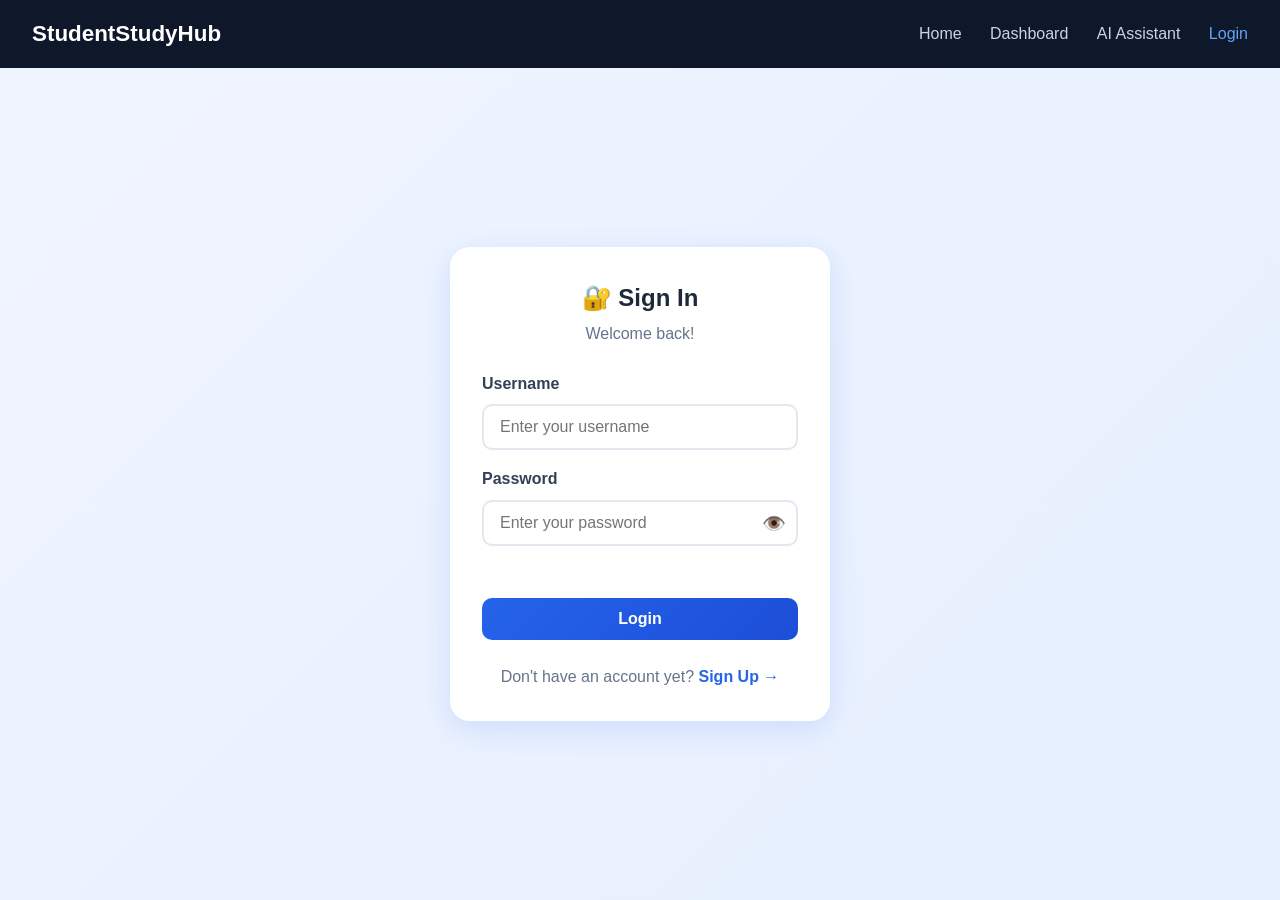
<file: index.html>
<!DOCTYPE html>
<html lang="en">
<head>
    <meta charset="UTF-8">
    <meta name="viewport" content="width=device-width, initial-scale=1.0">
    <title>StudentStudyHub</title>
    <link rel="stylesheet" href="css/styles.css">
    <!-- Protection: Must be logged in -->
    <script>
        if (!localStorage.getItem('studyhub_user')) {
            window.location.href = 'login.html';
        }
    </script>
</head>
<body>
    <nav class="navbar">
        <div class="logo">StudentStudyHub</div>
        <div class="nav-links">
            <a href="index.html" class="active">Home</a>
            <a href="dashboard.html">Dashboard</a>
            <a href="ai-chat.html">AI Assistant</a>
            <a href="resource-hub.html">Resource Hub</a>
            <a href="#" id="logoutLink">Logout</a>
        </div>
    </nav>

    <main class="page-container">
        <div class="hero-section">
            <h1>Welcome to StudentStudyHub 🎓</h1>
            <p class="hero-subtitle">Your all-in-one student platform with built-in AI — get instant help, organize your studies, and excel in your classes!</p>
        </div>

        <div class="features-grid">
            <a href="ai-chat.html" class="feature-card">
                <span class="feature-icon">🤖</span>
                <h3>AI Study Assistant</h3>
                <p>Ask any question — get explanations, writing help, study plans, and more instantly.</p>
            </a>
            <a href="resource-hub.html" class="feature-card">
                <span class="feature-icon">📁</span>
                <h3>Resource Hub</h3>
                <p>Share and access notes, reviewers, and materials from fellow students.</p>
            </a>
            <a href="dashboard.html" class="feature-card">
                <span class="feature-icon">📊</span>
                <h3>Smart Dashboard</h3>
                <p>Track your progress, organize tasks, and manage your academic journey easily.</p>
            </a>
        </div>
    </main>

    <footer class="site-footer">
        <p>StudentStudyHub — Your Smart Study Partner 💖✨</p>
    </footer>

    <script src="js/app.js"></script>
</body>
</html>
</file>
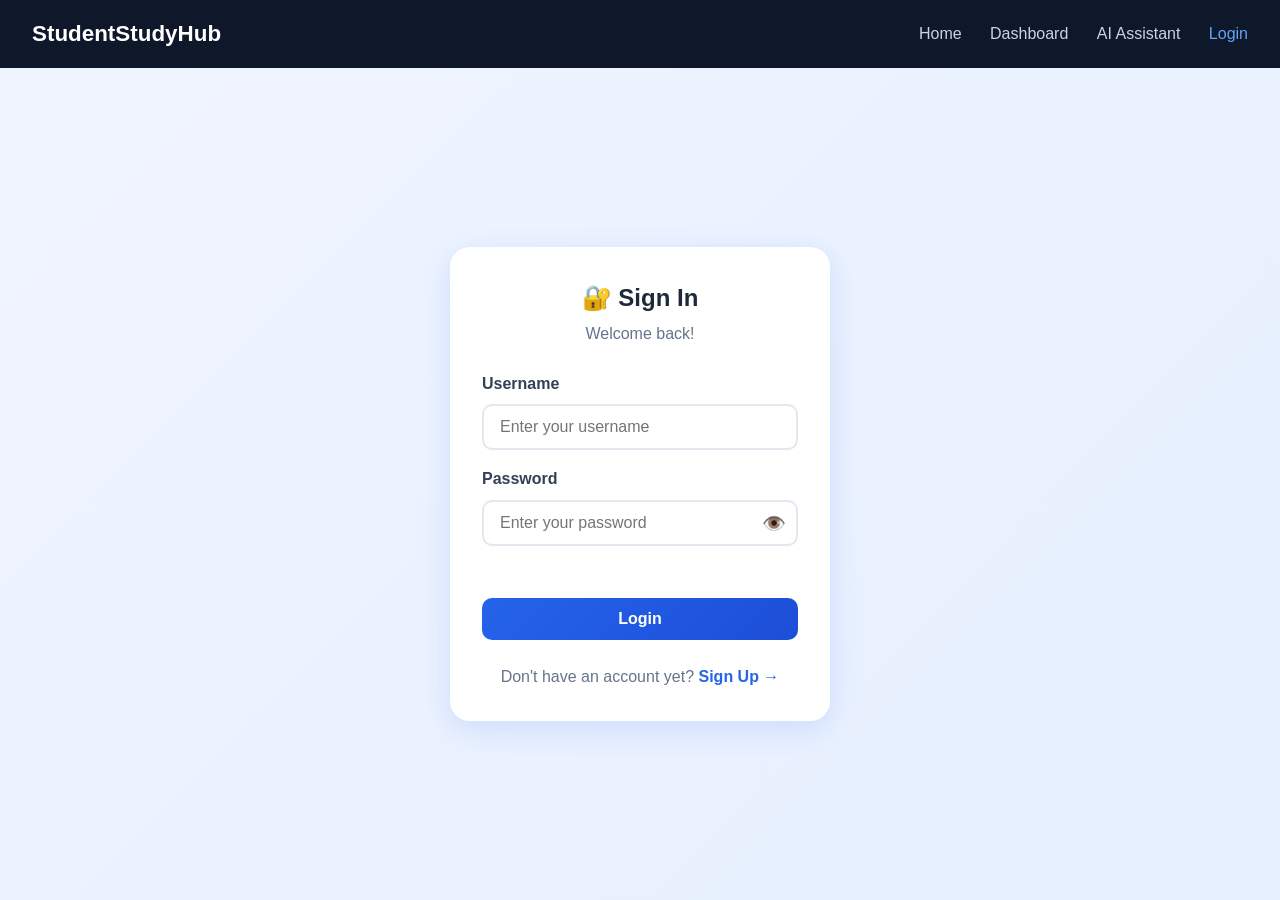
<file: StudentStudyHub-main/index.html>
<!DOCTYPE html>
<html lang="en">
<head>
    <meta charset="UTF-8">
    <meta name="viewport" content="width=device-width, initial-scale=1.0">
    <title>StudentStudyHub</title>
    <link rel="stylesheet" href="css/styles.css">
    <!-- Protection: Must be logged in -->
    <script>
        if (!localStorage.getItem('studyhub_user')) {
            window.location.href = 'login.html';
        }
    </script>
</head>
<body>
    <nav class="navbar">
        <div class="logo">StudentStudyHub</div>
        <div class="nav-links">
            <a href="index.html" class="active">Home</a>
            <a href="dashboard.html">Dashboard</a>
            <a href="ai-chat.html">AI Assistant</a>
            <a href="resource-hub.html">Resource Hub</a>
            <a href="#" id="logoutLink">Logout</a>
        </div>
    </nav>

    <main class="page-container">
        <div class="hero-section">
            <h1>Welcome to StudentStudyHub 🎓</h1>
            <p class="hero-subtitle">Your all-in-one student platform with built-in AI — get instant help, organize your studies, and excel in your classes!</p>
            <a href="login.html" class="btn-primary" style="display: inline-block; padding: 14px 32px; font-size: 18px; text-decoration: none; border-radius: 10px; margin-top: 20px;">
                Get Started →
            </a>
        </div>

        <div class="features-grid">
            <a href="ai-chat.html" class="feature-card">
                <span class="feature-icon">🤖</span>
                <h3>AI Study Assistant</h3>
                <p>Ask any question — get explanations, writing help, study plans, and more instantly.</p>
            </a>
            <a href="resource-hub.html" class="feature-card">
                <span class="feature-icon">📁</span>
                <h3>Resource Hub</h3>
                <p>Share and access notes, reviewers, and materials from fellow students.</p>
            </a>
            <a href="dashboard.html" class="feature-card">
                <span class="feature-icon">📊</span>
                <h3>Smart Dashboard</h3>
                <p>Track your progress, organize tasks, and manage your academic journey easily.</p>
            </a>
        </div>
    </main>

    <footer class="site-footer">
        <p>StudentStudyHub — Your Smart Study Partner 💖✨</p>
    </footer>

    <script src="js/app.js"></script>
</body>
</html>
</file>
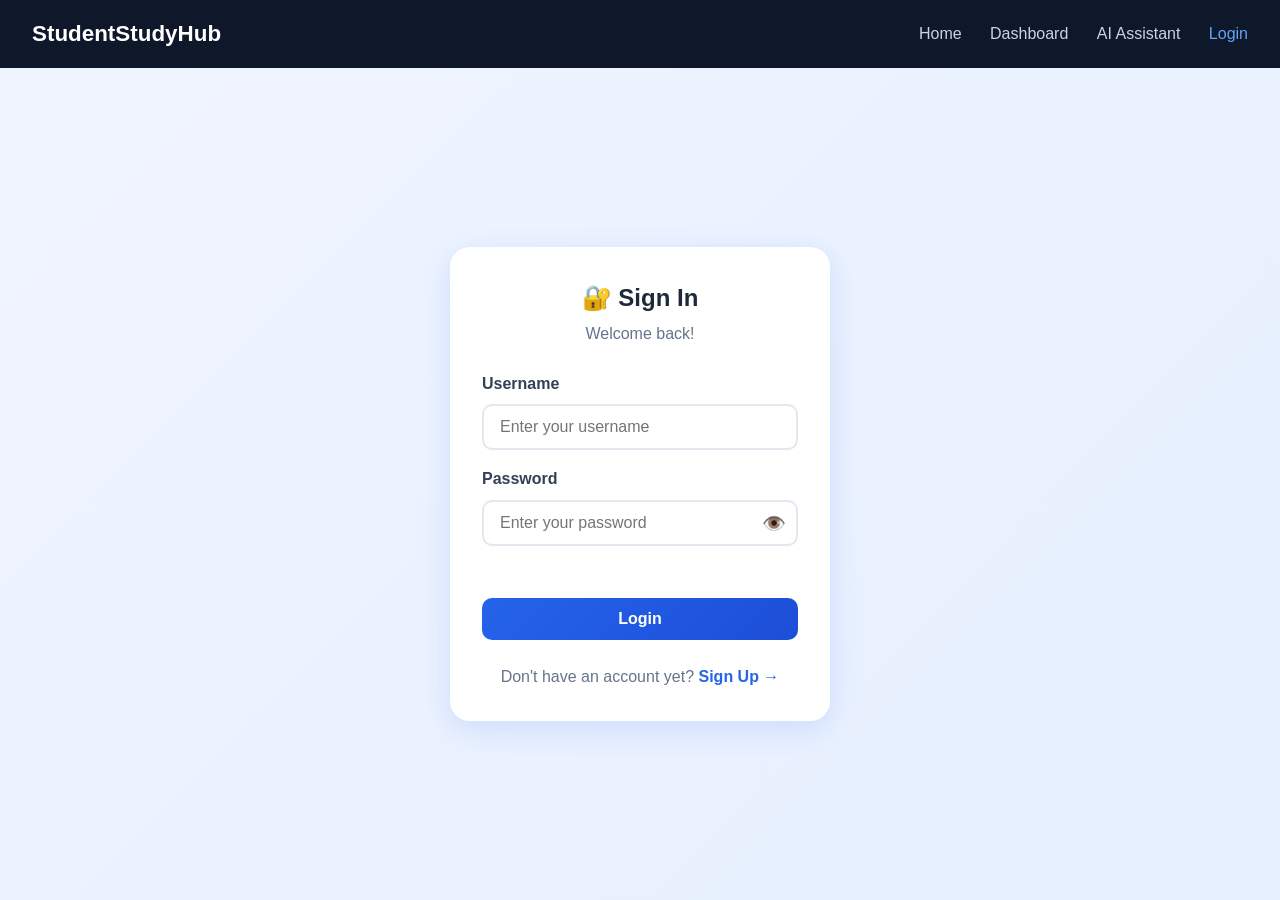
<file: ai-chat.html>
<!DOCTYPE html>
<html lang="en">
<head>
    <meta charset="UTF-8">
    <meta name="viewport" content="width=device-width, initial-scale=1.0">
    <title>AI Assistant - StudentStudyHub</title>
    <link rel="stylesheet" href="css/styles.css">
    <script>
    // Redirect to Login if NOT logged in
    if (!localStorage.getItem('studyhub_user')) {
        window.location.href = 'login.html';
    }
    </script>
</head>
<body>
    <nav class="navbar">
        <div class="logo">StudentStudyHub</div>
        <div class="nav-links">
            <a href="index.html">Home</a>
            <a href="dashboard.html">Dashboard</a>
            <a href="ai-chat.html" class="active">AI Assistant</a>
            <a href="resource-hub.html">Resource Hub</a>
            <a href="#" id="logoutLink">Logout</a>
        </div>
    </nav>

    <main class="chat-page">
        <div class="chat-container">
            <div class="chat-header">
                <h2>🤖 AI Study Assistant</h2>
                <p>Ask me anything — lessons, homework, essay ideas, study tips... I'm here to help!</p>
            </div>

            <div id="chatMessages" class="chat-messages">
                <div class="message bot-message">
                    <span class="message-icon">🤖</span>
                    <div class="message-content">
                        Hi there! 💡 I'm your AI study assistant. How can I help you today?
                    </div>
                </div>
            </div>

            <div class="chat-input-area">
                <input type="text" id="questionInput" placeholder="Type your question here..." autocomplete="off">
                <button id="sendBtn" class="btn-primary">Send</button>
            </div>
        </div>
    </main>

    <script src="js/app.js"></script>
</body>
</html>
</file>
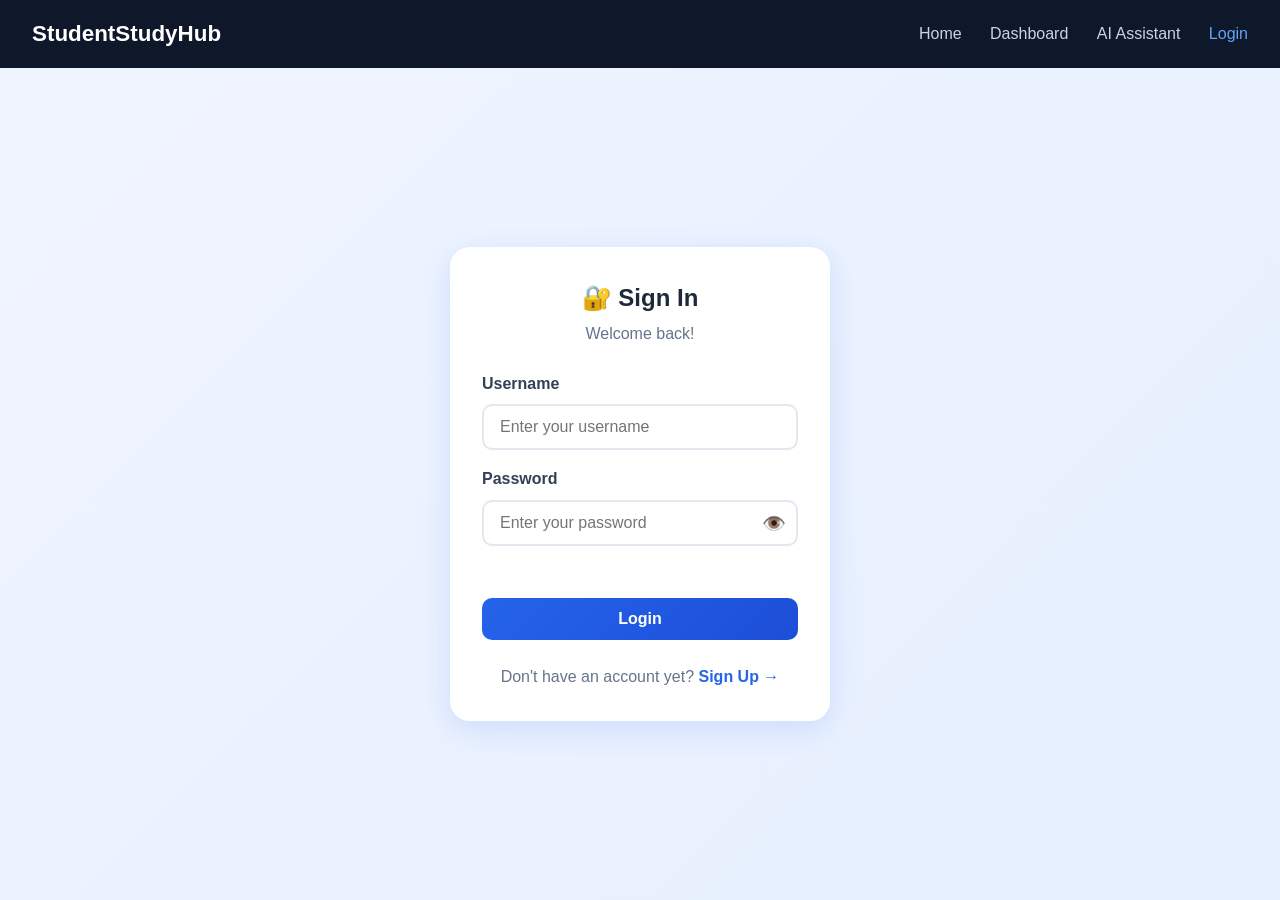
<file: dashboard.html>
<!DOCTYPE html>
<html lang="en">
<head>
    <meta charset="UTF-8">
    <meta name="viewport" content="width=device-width, initial-scale=1.0">
    <title>Dashboard - StudentStudyHub</title>
    <link rel="stylesheet" href="css/styles.css">
    <script>
    // Redirect to Login if NOT logged in
    if (!localStorage.getItem('studyhub_user')) {
        window.location.href = 'login.html';
    }
    </script>
</head>
<body>
    <nav class="navbar">
        <div class="logo">StudentStudyHub</div>
        <div class="nav-links">
            <a href="index.html">Home</a>
            <a href="dashboard.html" class="active">Dashboard</a>
            <a href="ai-chat.html">AI Assistant</a>
            <a href="resource-hub.html">Resource Hub</a>
            <a href="#" id="logoutLink">Logout</a>
        </div>
    </nav>

    <main class="page-container">
        <div class="welcome-section">
            <h1>👋 Welcome, <span id="userName">Student</span>!</h1>
            <p class="subtitle">Here's your study overview</p>
        </div>

        <div class="dashboard-grid">
            <!-- Tasks Card -->
            <div class="card">
                <h3>📋 My Tasks</h3>
                <div class="task-input-row">
                    <input type="text" id="newTask" placeholder="Add a new task...">
                    <button id="addTaskBtn" class="btn-primary">Add</button>
                </div>
                <ul id="taskList" class="task-list"></ul>
            </div>

            <!-- Progress Card -->
            <div class="card">
                <h3>📊 Progress</h3>
                <div class="stats-row">
                    <div class="stat-box">
                        <span class="stat-num" id="completedCount">0</span>
                        <span class="stat-label">Completed</span>
                    </div>
                    <div class="stat-box">
                        <span class="stat-num" id="totalCount">0</span>
                        <span class="stat-label">Total Tasks</span>
                    </div>
                </div>
                <div class="progress-container">
                    <div class="progress-bar-bg">
                        <div id="progressFill" class="progress-bar-fill"></div>
                    </div>
                    <p class="progress-text" id="progressPercent">0%</p>
                </div>
            </div>

            <!-- Quick Links Card -->
            <div class="card">
                <h3>🔗 Quick Access</h3>
                <div class="quick-links">
                    <a href="ai-chat.html" class="quick-link-card">
                        <span class="link-icon">💬</span>
                        <span>Ask AI Assistant</span>
                    </a>
                    <a href="resource-hub.html" class="quick-link-card">
                        <span class="link-icon">📁</span>
                        <span>Browse Resources</span>
                    </a>
                </div>
            </div>
        </div>
    </main>

    <script src="js/dashboard.js"></script>
</body>
</html>
</file>
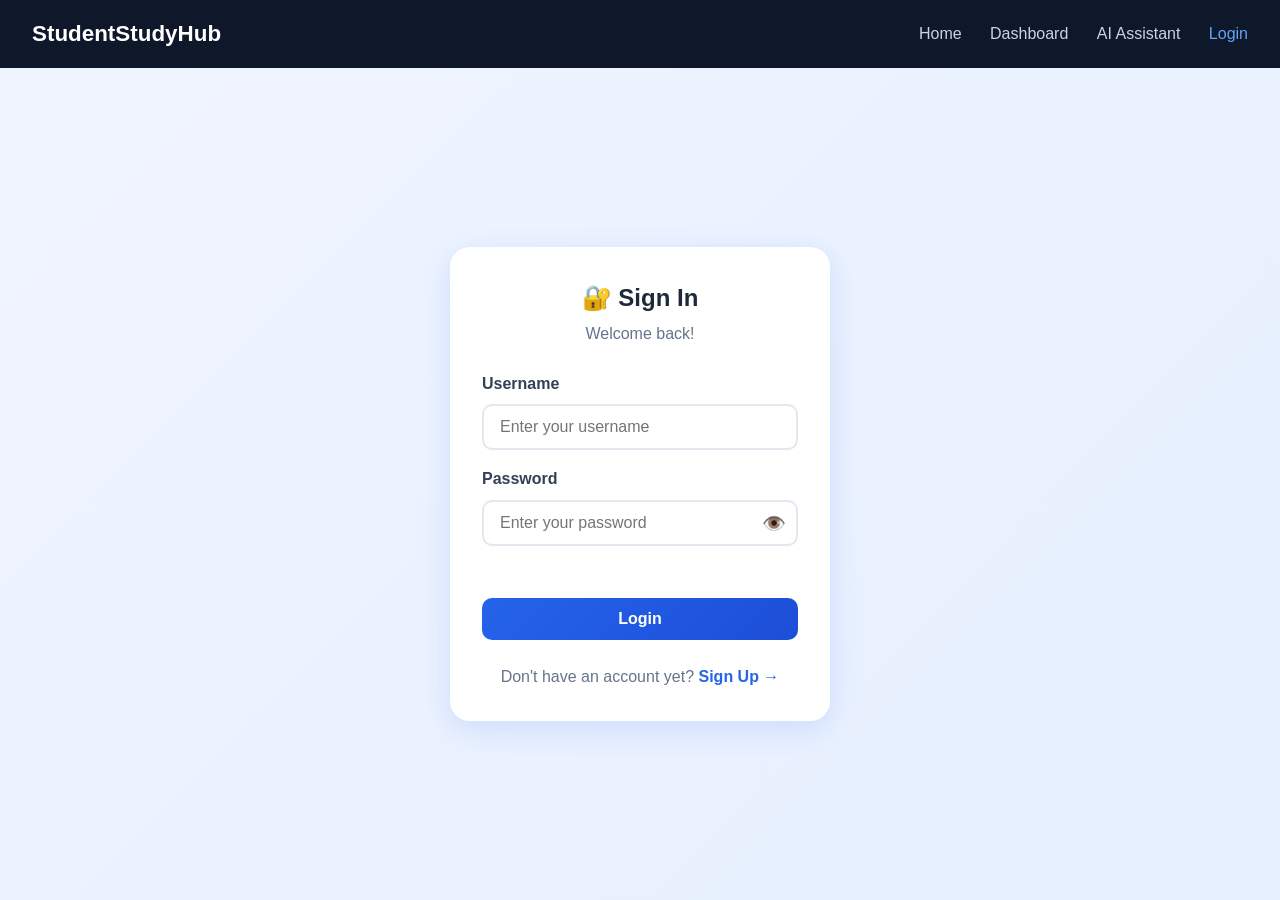
<file: login.html>
<!DOCTYPE html>
<html lang="en">
<head>
    <meta charset="UTF-8">
    <meta name="viewport" content="width=device-width, initial-scale=1.0">
    <title>Login - StudentStudyHub</title>
    <link rel="stylesheet" href="css/styles.css">
    <!-- If already logged in → go Home -->
    <script>
        if (localStorage.getItem('studyhub_user')) {
            window.location.href = 'index.html';
        }
    </script>
</head>
<body class="auth-page">
    <nav class="navbar">
        <div class="logo">StudentStudyHub</div>
        <div class="nav-links">
            <a href="index.html">Home</a>
            <a href="dashboard.html">Dashboard</a>
            <a href="ai-chat.html">AI Assistant</a>
            <a href="login.html" class="active">Login</a>
        </div>
    </nav>

    <main class="auth-container">
        <div class="auth-card compact-card">
            <h2>🔐 Sign In</h2>
            <p class="auth-subtitle">Welcome back!</p>

            <form id="loginForm">
                <div class="form-group">
                    <label for="username">Username</label>
                    <input type="text" id="username" placeholder="Enter your username" required autocomplete="off">
                </div>

                <div class="form-group">
                    <label for="password">Password</label>
                    <div class="password-wrapper">
                        <input type="password" id="password" placeholder="Enter your password" required>
                        <button type="button" class="toggle-password" id="toggleLoginPass">👁️</button>
                    </div>
                </div>

                <p id="errorBox" class="error-msg"></p>
                <button type="submit" class="btn-primary full-width">Login</button>
            </form>

            <p class="auth-switch">
                Don't have an account yet? <a href="signup.html">Sign Up →</a>
            </p>
        </div>
    </main>

    <script src="js/app.js"></script>
</body>
</html>
</file>
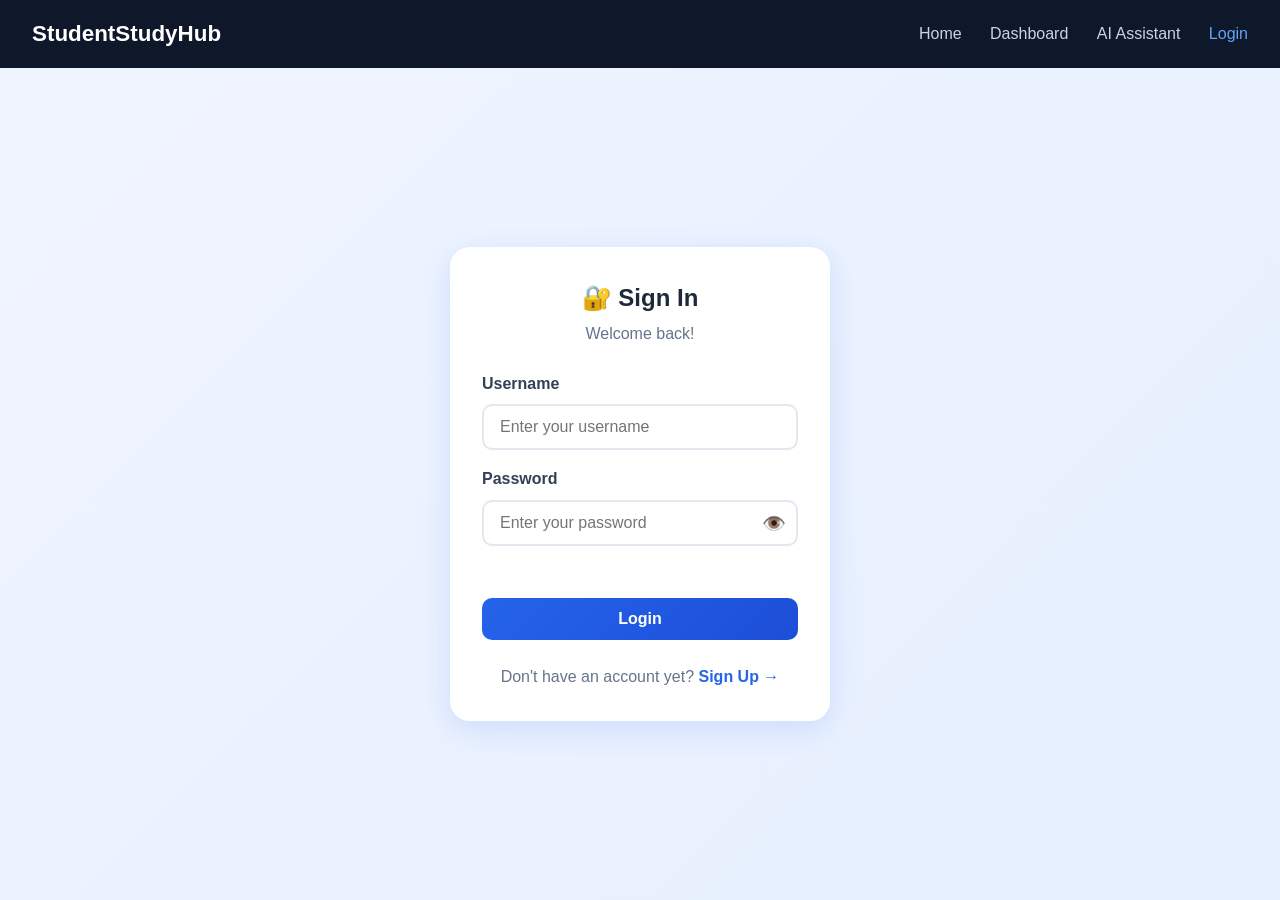
<file: resource-hub.html>
<!DOCTYPE html>
<html lang="en">
<head>
    <meta charset="UTF-8">
    <meta name="viewport" content="width=device-width, initial-scale=1.0">
    <title>Resource Hub - StudentStudyHub</title>
    <link rel="stylesheet" href="css/styles.css">
    <script>
    // Redirect to Login if NOT logged in
    if (!localStorage.getItem('studyhub_user')) {
        window.location.href = 'login.html';
    }
    </script>
</head>
<body>
    <nav class="navbar">
        <div class="logo">StudentStudyHub</div>
        <div class="nav-links">
            <a href="index.html">Home</a>
            <a href="dashboard.html">Dashboard</a>
            <a href="ai-chat.html">AI Assistant</a>
            <a href="resource-hub.html" class="active">Resource Hub</a>
            <a href="#" id="logoutLink">Logout</a>
        </div>
    </nav>

    <main class="page-container">
        <div class="welcome-section">
            <h1>📁 Resource Hub</h1>
            <p class="subtitle">Share and access notes, reviewers, and study materials from fellow students.</p>
        </div>

        <div class="dashboard-grid">
            <!-- Upload Section -->
            <div class="card">
                <h3>Upload Material</h3>
                <div class="upload-form">
                    <div class="form-group">
                        <label for="fileUpload">Choose File</label>
                        <input type="file" id="fileUpload" accept=".pdf,.doc,.docx,.txt,.jpg,.png">
                    </div>

                    <div class="form-group">
                        <label for="resourceTitle">Title / Subject</label>
                        <input type="text" id="resourceTitle" placeholder="e.g. Math Notes">
                    </div>

                    <button id="uploadBtn" class="btn-primary">Upload</button>
                </div>
            </div>

            <!-- Available Materials -->
            <div class="card">
                <h3>Available Materials</h3>
                <div id="resourcesContainer">
                    <p class="empty-state">No resources yet. Be the first to share! 💙</p>
                </div>
            </div>
        </div>
    </main>

    <script src="js/resource-hub.js"></script>
</body>
</html>
</file>
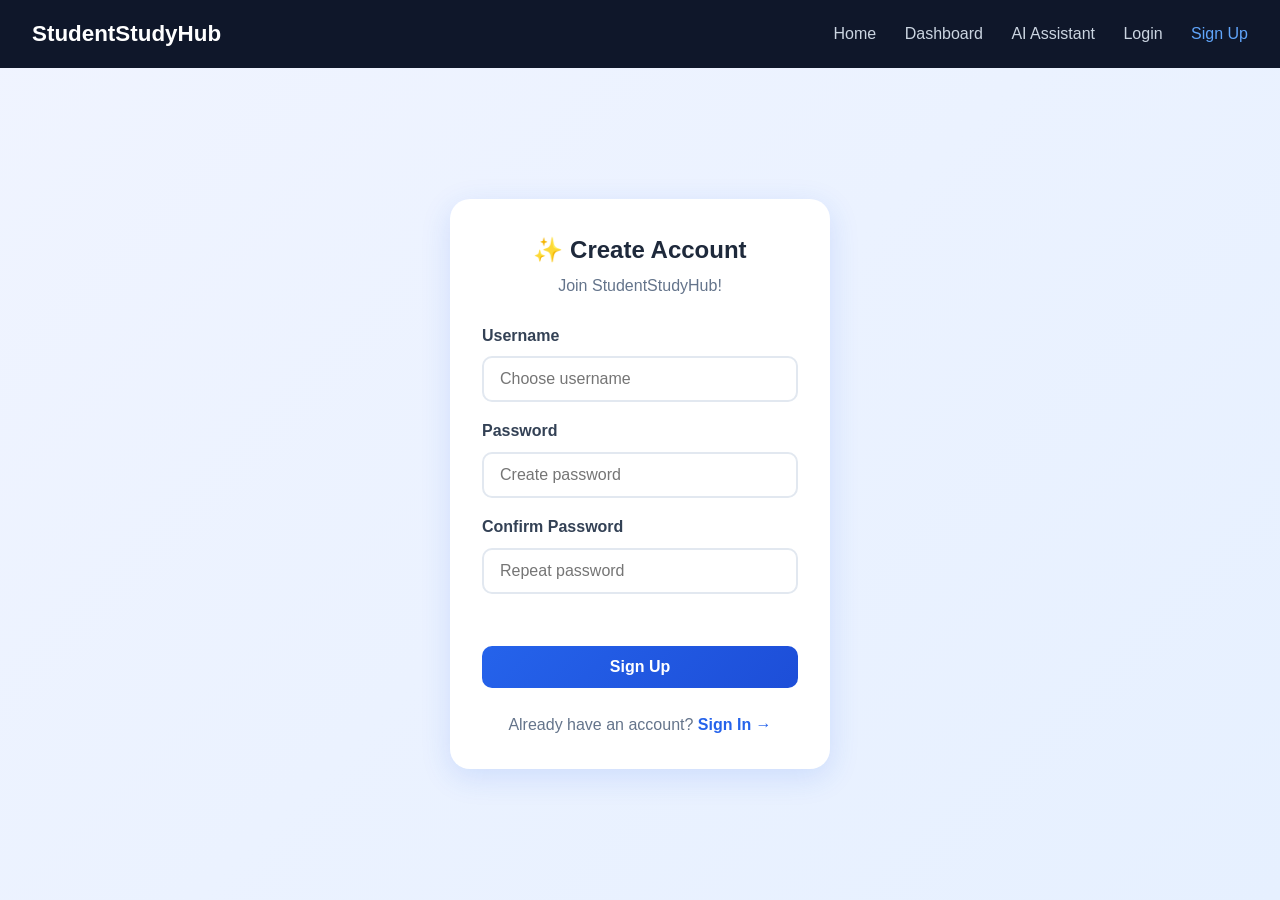
<file: signup.html>
<!DOCTYPE html>
<html lang="en">
<head>
    <meta charset="UTF-8">
    <meta name="viewport" content="width=device-width, initial-scale=1.0">
    <title>Sign Up - StudentStudyHub</title>
    <link rel="stylesheet" href="css/styles.css">
    <script>
        if (localStorage.getItem('studyhub_user')) {
            window.location.href = 'index.html';
        }
    </script>
</head>
<body class="auth-page">
    <nav class="navbar">
        <div class="logo">StudentStudyHub</div>
        <div class="nav-links">
            <a href="index.html">Home</a>
            <a href="dashboard.html">Dashboard</a>
            <a href="ai-chat.html">AI Assistant</a>
            <a href="login.html">Login</a>
            <a href="signup.html" class="active">Sign Up</a>
        </div>
    </nav>

    <main class="auth-container">
        <div class="auth-card compact-card">
            <h2>✨ Create Account</h2>
            <p class="auth-subtitle">Join StudentStudyHub!</p>

            <form id="signupForm">
                <div class="form-group">
                    <label>Username</label>
                    <input type="text" id="newUsername" placeholder="Choose username" required>
                </div>

                <div class="form-group">
                    <label>Password</label>
                    <input type="password" id="newPassword" placeholder="Create password" required>
                </div>

                <div class="form-group">
                    <label>Confirm Password</label>
                    <input type="password" id="confirmPassword" placeholder="Repeat password" required>
                </div>

                <p id="signupError" class="error-msg"></p>
                <button type="submit" class="btn-primary full-width">Sign Up</button>
            </form>

            <p class="auth-switch">
                Already have an account? <a href="login.html">Sign In →</a>
            </p>
        </div>
    </main>

    <!-- ✅ SCRIPT DIRECTLY IN PAGE — NO SEPARATE FILE ISSUES -->
    <script>
        document.getElementById('signupForm').addEventListener('submit', function(e) {
            e.preventDefault();

            const u = document.getElementById('newUsername').value.trim();
            const p = document.getElementById('newPassword').value;
            const c = document.getElementById('confirmPassword').value;
            const err = document.getElementById('signupError');

            if (!u || !p || !c) { err.textContent = '⚠️ Fill all fields'; return; }
            if (u.length < 3) { err.textContent = '⚠️ Min 3 chars for username'; return; }
            if (p.length < 4) { err.textContent = '⚠️ Min 4 chars for password'; return; }
            if (p !== c) { err.textContent = '⚠️ Passwords do not match'; return; }

            let users = JSON.parse(localStorage.getItem('studyhub_users') || '{}');
            if (users[u]) { err.textContent = '⚠️ Username taken'; return; }

            users[u] = p;
            localStorage.setItem('studyhub_users', JSON.stringify(users));
            localStorage.removeItem('studyhub_user');

            alert('✅ Account created! Redirecting to Sign In...');
            
            // ✅ FORCE REDIRECT — NOTHING CAN BLOCK THIS
            window.location = 'login.html';
        });
    </script>
</body>
</html>
</file>
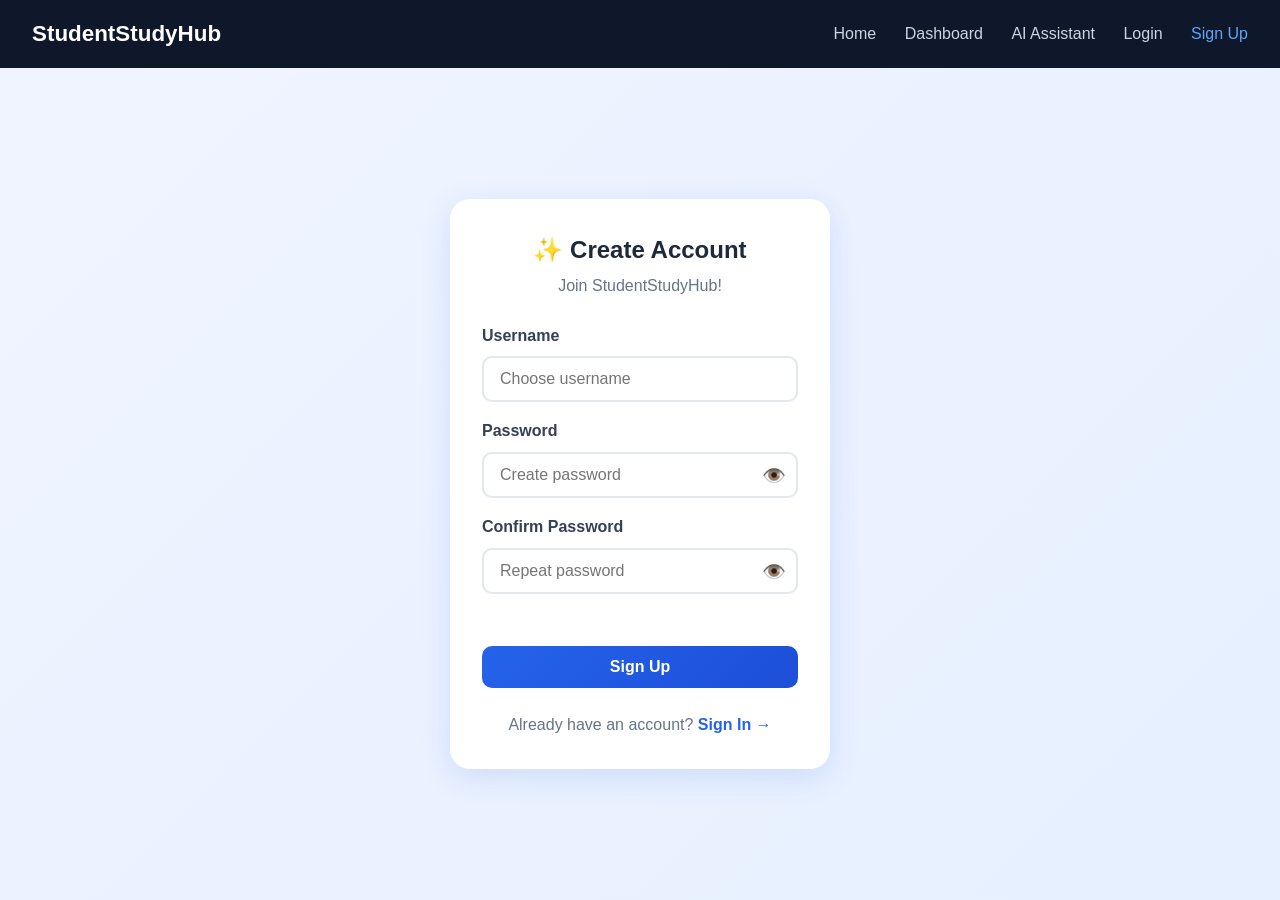
<file: StudentStudyHub-main/signup.html>
<!DOCTYPE html>
<html lang="en">
<head>
    <meta charset="UTF-8">
    <meta name="viewport" content="width=device-width, initial-scale=1.0">
    <title>Sign Up - StudentStudyHub</title>
    <link rel="stylesheet" href="css/styles.css">
    <script>
        if (localStorage.getItem('studyhub_user')) {
            window.location.href = 'index.html';
        }
    </script>
</head>
<body class="auth-page">
    <nav class="navbar">
        <div class="logo">StudentStudyHub</div>
        <div class="nav-links">
            <a href="index.html">Home</a>
            <a href="dashboard.html">Dashboard</a>
            <a href="ai-chat.html">AI Assistant</a>
            <a href="login.html">Login</a>
            <a href="signup.html" class="active">Sign Up</a>
        </div>
    </nav>

    <main class="auth-container">
        <div class="auth-card compact-card">
            <h2>✨ Create Account</h2>
            <p class="auth-subtitle">Join StudentStudyHub!</p>

            <form id="signupForm">
    <div class="form-group">
        <label>Username</label>
        <input type="text" id="newUsername" placeholder="Choose username" required>
    </div>

    <div class="form-group">
        <label>Password</label>
        <div class="password-wrapper">
            <input type="password" id="newPassword" placeholder="Create password" required>
            <button type="button" class="toggle-password" id="toggleSignupPass">👁️</button>
        </div>
    </div>

    <div class="form-group">
        <label>Confirm Password</label>
        <div class="password-wrapper">
            <input type="password" id="confirmPassword" placeholder="Repeat password" required>
            <button type="button" class="toggle-password" id="toggleConfirmPass">👁️</button>
        </div>
    </div>

    <p id="signupError" class="error-msg"></p>
    <button type="submit" class="btn-primary full-width">Sign Up</button>
    
    <p class="auth-switch">
        Already have an account? <a href="login.html">Sign In →</a>
    </p>
</form>
        </div>
    </main>

    <!-- ✅ SCRIPT DIRECTLY IN PAGE — NO SEPARATE FILE ISSUES -->
    <script>
// ===== PASSWORD TOGGLE =====
function setupPasswordToggle(btnId, inputId) {
    const btn = document.getElementById(btnId);
    const input = document.getElementById(inputId);
    if (!btn || !input) return;
    
    btn.addEventListener('click', function(e) {
        e.preventDefault();
        const isHidden = input.type === 'password';
        input.type = isHidden ? 'text' : 'password';
        btn.textContent = isHidden ? '🙈' : '👁️';
    });
}
setupPasswordToggle('toggleSignupPass', 'newPassword');
setupPasswordToggle('toggleConfirmPass', 'confirmPassword');

// ===== SIGN UP FORM & REDIRECT =====
document.getElementById('signupForm').addEventListener('submit', function(e) {
    e.preventDefault();
    e.stopPropagation();

    const u = document.getElementById('newUsername').value.trim();
    const p = document.getElementById('newPassword').value;
    const c = document.getElementById('confirmPassword').value;
    const err = document.getElementById('signupError');

    // Validation
    if (!u || !p || !c) {
        err.textContent = '⚠️ Fill all fields';
        return;
    }
    if (u.length < 3) {
        err.textContent = '⚠️ Username min 3 characters';
        return;
    }
    if (p.length < 4) {
        err.textContent = '⚠️ Password min 4 characters';
        return;
    }
    if (p !== c) {
        err.textContent = '⚠️ Passwords do not match';
        return;
    }

    // Save account
    let users = JSON.parse(localStorage.getItem('studyhub_users') || '{}');
    if (users[u]) {
        err.textContent = '⚠️ Username already taken';
        return;
    }
    users[u] = p;
    localStorage.setItem('studyhub_users', JSON.stringify(users));
    
    // Clear session — NOT logged in yet
    localStorage.removeItem('studyhub_user');

    // ✅ REDIRECT — INSTANT & UNSTOPPABLE
    alert('✅ Account created! Going to Sign In...');
    
    // Multiple methods to guarantee it works
    window.location.href = 'login.html';
    window.location.replace('login.html');
});
</script>
</body>
</html>
</file>
<file: css/styles.css>
/* ===== GLOBAL BASE STYLES ===== */
* {
    margin: 0;
    padding: 0;
    box-sizing: border-box;
    font-family: 'Segoe UI', Roboto, Arial, sans-serif;
}

body {
    background-color: #f8fafc;
    color: #1e293b;
    line-height: 1.6;
}

/* ===== NAVBAR ===== */
.navbar {
    background: #0f172a;
    padding: 1rem 2rem;
    display: flex;
    justify-content: space-between;
    align-items: center;
    flex-wrap: wrap;
}

.logo {
    color: white;
    font-size: 1.4rem;
    font-weight: bold;
}

.nav-links a {
    color: #cbd5e1;
    text-decoration: none;
    margin-left: 1.5rem;
    transition: color 0.3s ease;
}

.nav-links a:hover,
.nav-links a.active {
    color: #60a5fa;
}

/* ===== PAGE CONTAINER ===== */
.page-container {
    max-width: 1200px;
    margin: 0 auto;
    padding: 3rem 2rem;
}

/* ===== HERO SECTION ===== */
.hero-section {
    text-align: center;
    padding: 3rem 1rem;
    max-width: 800px;
    margin: 0 auto;
}

.hero-section h1 {
    font-size: 2.5rem;
    color: #1e293b;
    margin-bottom: 1rem;
}

.hero-subtitle {
    font-size: 1.15rem;
    color: #64748b;
    margin-bottom: 2rem;
}

.hero-btn {
    font-size: 1.1rem;
    padding: 0.9rem 2.5rem;
}

/* ===== FEATURES GRID ===== */
.features-grid {
    display: grid;
    grid-template-columns: repeat(auto-fit, minmax(300px, 1fr));
    gap: 1.5rem;
    margin-top: 2rem;
}

.feature-card {
    background: white;
    padding: 2rem;
    border-radius: 16px;
    box-shadow: 0 4px 20px rgba(0, 0, 0, 0.06);
    text-decoration: none;
    transition: all 0.3s ease;
    border: 1px solid #f1f5f9;
}

.feature-card:hover {
    transform: translateY(-6px);
    box-shadow: 0 10px 30px rgba(37, 99, 235, 0.15);
}

.feature-icon {
    font-size: 2.5rem;
    margin-bottom: 1rem;
    display: block;
}

.feature-card h3 {
    color: #1e293b;
    margin-bottom: 0.75rem;
}

.feature-card p {
    color: #64748b;
}

/* ===== BUTTONS ===== */
.btn-primary {
    display: inline-block;
    padding: 0.85rem 2rem;
    background: linear-gradient(135deg, #2563eb, #1d4ed8);
    color: white;
    border: none;
    border-radius: 10px;
    font-size: 1rem;
    font-weight: 600;
    cursor: pointer;
    text-decoration: none;
    transition: all 0.3s ease;
}

.btn-primary:hover {
    transform: translateY(-2px);
    box-shadow: 0 6px 20px rgba(37, 99, 235, 0.35);
}

/* ===== FOOTER ===== */
.site-footer {
    text-align: center;
    padding: 2rem;
    color: #64748b;
    margin-top: 2rem;
}

/* ===== AUTH PAGES ===== */
.auth-page {
    background: linear-gradient(135deg, #f0f4ff, #e6f0ff);
    min-height: 100vh;
}

.auth-container {
    display: flex;
    justify-content: center;
    align-items: center;
    padding: 3rem 1rem;
}

.auth-card {
    background: white;
    padding: 2.5rem;
    border-radius: 20px;
    box-shadow: 0 8px 30px rgba(37, 99, 235, 0.15);
    width: 100%;
    max-width: 420px;
}

.auth-card h2 {
    font-size: 1.75rem;
    color: #1e293b;
    margin-bottom: 0.5rem;
    text-align: center;
}

.auth-subtitle {
    color: #64748b;
    margin-bottom: 2rem;
    text-align: center;
}

.form-group {
    margin-bottom: 1.25rem;
}

.form-group label {
    display: block;
    font-weight: 600;
    color: #334155;
    margin-bottom: 0.5rem;
}

.form-group input {
    width: 100%;
    padding: 0.85rem 1rem;
    border: 2px solid #e2e8f0;
    border-radius: 10px;
    font-size: 1rem;
    transition: border-color 0.3s ease;
}

.form-group input:focus {
    outline: none;
    border-color: #2563eb;
}

.error-msg {
    color: #dc2626;
    margin: 0.75rem 0;
    font-size: 0.9rem;
    min-height: 1.5rem;
    text-align: center;
}

.full-width {
    width: 100%;
}

.auth-switch {
    margin-top: 1.5rem;
    text-align: center;
    color: #64748b;
}

.auth-switch a {
    color: #2563eb;
    font-weight: 600;
    text-decoration: none;
}

.auth-switch a:hover {
    text-decoration: underline;
}

/* ===== DASHBOARD & CARDS ===== */
.welcome-section {
    text-align: center;
    margin-bottom: 3rem;
}

.welcome-section h1 {
    font-size: 2.5rem;
    color: #1a2b4a;
    margin-bottom: 0.5rem;
}

.welcome-section h1 span {
    color: #2563eb;
}

.subtitle {
    color: #64748b;
    font-size: 1.1rem;
}

.dashboard-grid {
    display: grid;
    grid-template-columns: repeat(auto-fit, minmax(320px, 1fr));
    gap: 1.5rem;
}

.card {
    background: #ffffff;
    border-radius: 16px;
    padding: 1.75rem;
    box-shadow: 0 4px 20px rgba(0, 0, 0, 0.06);
    border: 1px solid #f1f5f9;
    transition: transform 0.3s ease, box-shadow 0.3s ease;
}

.card:hover {
    transform: translateY(-4px);
    box-shadow: 0 8px 25px rgba(37, 99, 235, 0.12);
}

.card h3 {
    font-size: 1.25rem;
    color: #1e293b;
    margin-bottom: 1.25rem;
    padding-bottom: 0.75rem;
    border-bottom: 2px solid #e2e8f0;
}

.empty-state {
    text-align: center;
    color: #94a3b8;
    padding: 1.5rem;
}

/* ===== RESPONSIVE ===== */
@media (max-width: 768px) {
    .navbar {
        flex-direction: column;
        gap: 1rem;
    }
    .nav-links a {
        margin: 0 0.75rem;
    }
    .hero-section h1 {
        font-size: 1.8rem;
    }
}
/* ========== AI CHAT PAGE STYLING ========== */
.chat-page {
    min-height: calc(100vh - 80px);
    display: flex;
    align-items: stretch;
    padding: 2rem;
}

.chat-container {
    max-width: 900px;
    width: 100%;
    margin: 0 auto;
    display: flex;
    flex-direction: column;
    background: white;
    border-radius: 20px;
    box-shadow: 0 4px 25px rgba(37, 99, 235, 0.1);
    overflow: hidden;
}

.chat-header {
    background: linear-gradient(135deg, #2563eb, #1d4ed8);
    color: white;
    padding: 1.5rem 2rem;
    text-align: center;
}

.chat-header h2 {
    font-size: 1.5rem;
    margin-bottom: 0.25rem;
}

.chat-header p {
    opacity: 0.9;
    font-size: 0.95rem;
}

.chat-messages {
    flex: 1;
    padding: 2rem;
    overflow-y: auto;
    background: #f8fafc;
    min-height: 400px;
}

.message {
    display: flex;
    gap: 1rem;
    margin-bottom: 1.5rem;
    animation: fadeIn 0.3s ease;
}

@keyframes fadeIn {
    from { opacity: 0; transform: translateY(10px); }
    to { opacity: 1; transform: translateY(0); }
}

.message-icon {
    font-size: 1.5rem;
    flex-shrink: 0;
}

.message-content {
    padding: 1rem 1.25rem;
    border-radius: 16px;
    line-height: 1.6;
    max-width: 80%;
}

.bot-message .message-content {
    background: #e0e7ff;
    color: #1e293b;
    border-top-left-radius: 4px;
}

.user-message {
    flex-direction: row-reverse;
}

.user-message .message-content {
    background: linear-gradient(135deg, #2563eb, #1d4ed8);
    color: white;
    border-top-right-radius: 4px;
}

.chat-input-area {
    display: flex;
    gap: 1rem;
    padding: 1.5rem;
    border-top: 1px solid #e2e8f0;
    background: white;
}

.chat-input-area input {
    flex: 1;
    padding: 1rem 1.25rem;
    border: 2px solid #e2e8f0;
    border-radius: 12px;
    font-size: 1rem;
    transition: border-color 0.3s ease;
}

.chat-input-area input:focus {
    outline: none;
    border-color: #2563eb;
}

.chat-input-area button {
    padding: 1rem 2rem;
    white-space: nowrap;
}

/* Responsive Chat */
@media (max-width: 768px) {
    .chat-page {
        padding: 1rem;
    }
    .chat-messages {
        padding: 1rem;
    }
    .message-content {
        max-width: 75%;
    }
    .chat-input-area {
        flex-direction: column;
    }
}
/* ========== COMPACT LOGIN/SIGNUP LAYOUT ========== */
.compact-card {
    padding: 2rem !important;
    max-width: 380px !important;
}

.compact-card h2 {
    font-size: 1.5rem;
    margin-bottom: 0.25rem;
}

.compact-card .auth-subtitle {
    margin-bottom: 1.5rem;
}

.compact-card .form-group {
    margin-bottom: 1rem;
}

.compact-card .form-group input {
    padding: 0.75rem 1rem;
}

.compact-card .btn-primary {
    padding: 0.75rem;
}

.auth-page {
    display: flex;
    flex-direction: column;
    min-height: 100vh;
}

.auth-container {
    flex: 1;
    padding: 2rem 1rem;
}
/* ===== PASSWORD TOGGLE EYE ===== */
.password-wrapper {
    position: relative;
    display: flex;
    align-items: center;
}

.password-wrapper input {
    width: 100%;
    padding-right: 45px; /* Make space for the eye icon */
}

.toggle-password {
    position: absolute;
    right: 12px;
    top: 50%;
    transform: translateY(-50%);
    background: none;
    border: none;
    font-size: 1.2rem;
    cursor: pointer;
    color: #64748b;
    padding: 0;
    transition: color 0.2s;
}

.toggle-password:hover {
    color: #2563eb;
}
</file>
<file: StudentStudyHub-main/css/styles.css>
/* ===== GLOBAL BASE STYLES ===== */
* {
    margin: 0;
    padding: 0;
    box-sizing: border-box;
    font-family: 'Segoe UI', Roboto, Arial, sans-serif;
}

body {
    background-color: #f8fafc;
    color: #1e293b;
    line-height: 1.6;
}

/* ===== NAVBAR ===== */
.navbar {
    background: #0f172a;
    padding: 1rem 2rem;
    display: flex;
    justify-content: space-between;
    align-items: center;
    flex-wrap: wrap;
}

.logo {
    color: white;
    font-size: 1.4rem;
    font-weight: bold;
}

.nav-links a {
    color: #cbd5e1;
    text-decoration: none;
    margin-left: 1.5rem;
    transition: color 0.3s ease;
}

.nav-links a:hover,
.nav-links a.active {
    color: #60a5fa;
}

/* ===== PAGE CONTAINER ===== */
.page-container {
    max-width: 1200px;
    margin: 0 auto;
    padding: 3rem 2rem;
}

/* ===== HERO SECTION ===== */
.hero-section {
    text-align: center;
    padding: 3rem 1rem;
    max-width: 800px;
    margin: 0 auto;
}

.hero-section h1 {
    font-size: 2.5rem;
    color: #1e293b;
    margin-bottom: 1rem;
}

.hero-subtitle {
    font-size: 1.15rem;
    color: #64748b;
    margin-bottom: 2rem;
}

.hero-btn {
    font-size: 1.1rem;
    padding: 0.9rem 2.5rem;
}

/* ===== FEATURES GRID ===== */
.features-grid {
    display: grid;
    grid-template-columns: repeat(auto-fit, minmax(300px, 1fr));
    gap: 1.5rem;
    margin-top: 2rem;
}

.feature-card {
    background: white;
    padding: 2rem;
    border-radius: 16px;
    box-shadow: 0 4px 20px rgba(0, 0, 0, 0.06);
    text-decoration: none;
    transition: all 0.3s ease;
    border: 1px solid #f1f5f9;
}

.feature-card:hover {
    transform: translateY(-6px);
    box-shadow: 0 10px 30px rgba(37, 99, 235, 0.15);
}

.feature-icon {
    font-size: 2.5rem;
    margin-bottom: 1rem;
    display: block;
}

.feature-card h3 {
    color: #1e293b;
    margin-bottom: 0.75rem;
}

.feature-card p {
    color: #64748b;
}

/* ===== BUTTONS ===== */
.btn-primary {
    display: inline-block;
    padding: 0.85rem 2rem;
    background: linear-gradient(135deg, #2563eb, #1d4ed8);
    color: white;
    border: none;
    border-radius: 10px;
    font-size: 1rem;
    font-weight: 600;
    cursor: pointer;
    text-decoration: none;
    transition: all 0.3s ease;
}

.btn-primary:hover {
    transform: translateY(-2px);
    box-shadow: 0 6px 20px rgba(37, 99, 235, 0.35);
}

/* ===== FOOTER ===== */
.site-footer {
    text-align: center;
    padding: 2rem;
    color: #64748b;
    margin-top: 2rem;
}

/* ===== AUTH PAGES ===== */
.auth-page {
    background: linear-gradient(135deg, #f0f4ff, #e6f0ff);
    min-height: 100vh;
}

.auth-container {
    display: flex;
    justify-content: center;
    align-items: center;
    padding: 3rem 1rem;
}

.auth-card {
    background: white;
    padding: 2.5rem;
    border-radius: 20px;
    box-shadow: 0 8px 30px rgba(37, 99, 235, 0.15);
    width: 100%;
    max-width: 420px;
}

.auth-card h2 {
    font-size: 1.75rem;
    color: #1e293b;
    margin-bottom: 0.5rem;
    text-align: center;
}

.auth-subtitle {
    color: #64748b;
    margin-bottom: 2rem;
    text-align: center;
}

.form-group {
    margin-bottom: 1.25rem;
}

.form-group label {
    display: block;
    font-weight: 600;
    color: #334155;
    margin-bottom: 0.5rem;
}

.form-group input {
    width: 100%;
    padding: 0.85rem 1rem;
    border: 2px solid #e2e8f0;
    border-radius: 10px;
    font-size: 1rem;
    transition: border-color 0.3s ease;
}

.form-group input:focus {
    outline: none;
    border-color: #2563eb;
}

.error-msg {
    color: #dc2626;
    margin: 0.75rem 0;
    font-size: 0.9rem;
    min-height: 1.5rem;
    text-align: center;
}

.full-width {
    width: 100%;
}

.auth-switch {
    margin-top: 1.5rem;
    text-align: center;
    color: #64748b;
}

.auth-switch a {
    color: #2563eb;
    font-weight: 600;
    text-decoration: none;
}

.auth-switch a:hover {
    text-decoration: underline;
}

/* ===== DASHBOARD & CARDS ===== */
.welcome-section {
    text-align: center;
    margin-bottom: 3rem;
}

.welcome-section h1 {
    font-size: 2.5rem;
    color: #1a2b4a;
    margin-bottom: 0.5rem;
}

.welcome-section h1 span {
    color: #2563eb;
}

.subtitle {
    color: #64748b;
    font-size: 1.1rem;
}

.dashboard-grid {
    display: grid;
    grid-template-columns: repeat(auto-fit, minmax(320px, 1fr));
    gap: 1.5rem;
}

.card {
    background: #ffffff;
    border-radius: 16px;
    padding: 1.75rem;
    box-shadow: 0 4px 20px rgba(0, 0, 0, 0.06);
    border: 1px solid #f1f5f9;
    transition: transform 0.3s ease, box-shadow 0.3s ease;
}

.card:hover {
    transform: translateY(-4px);
    box-shadow: 0 8px 25px rgba(37, 99, 235, 0.12);
}

.card h3 {
    font-size: 1.25rem;
    color: #1e293b;
    margin-bottom: 1.25rem;
    padding-bottom: 0.75rem;
    border-bottom: 2px solid #e2e8f0;
}

.empty-state {
    text-align: center;
    color: #94a3b8;
    padding: 1.5rem;
}

/* ===== RESPONSIVE ===== */
@media (max-width: 768px) {
    .navbar {
        flex-direction: column;
        gap: 1rem;
    }
    .nav-links a {
        margin: 0 0.75rem;
    }
    .hero-section h1 {
        font-size: 1.8rem;
    }
}
/* ========== AI CHAT PAGE STYLING ========== */
.chat-page {
    min-height: calc(100vh - 80px);
    display: flex;
    align-items: stretch;
    padding: 2rem;
}

.chat-container {
    max-width: 900px;
    width: 100%;
    margin: 0 auto;
    display: flex;
    flex-direction: column;
    background: white;
    border-radius: 20px;
    box-shadow: 0 4px 25px rgba(37, 99, 235, 0.1);
    overflow: hidden;
}

.chat-header {
    background: linear-gradient(135deg, #2563eb, #1d4ed8);
    color: white;
    padding: 1.5rem 2rem;
    text-align: center;
}

.chat-header h2 {
    font-size: 1.5rem;
    margin-bottom: 0.25rem;
}

.chat-header p {
    opacity: 0.9;
    font-size: 0.95rem;
}

.chat-messages {
    flex: 1;
    padding: 2rem;
    overflow-y: auto;
    background: #f8fafc;
    min-height: 400px;
}

.message {
    display: flex;
    gap: 1rem;
    margin-bottom: 1.5rem;
    animation: fadeIn 0.3s ease;
}

@keyframes fadeIn {
    from { opacity: 0; transform: translateY(10px); }
    to { opacity: 1; transform: translateY(0); }
}

.message-icon {
    font-size: 1.5rem;
    flex-shrink: 0;
}

.message-content {
    padding: 1rem 1.25rem;
    border-radius: 16px;
    line-height: 1.6;
    max-width: 80%;
}

.bot-message .message-content {
    background: #e0e7ff;
    color: #1e293b;
    border-top-left-radius: 4px;
}

.user-message {
    flex-direction: row-reverse;
}

.user-message .message-content {
    background: linear-gradient(135deg, #2563eb, #1d4ed8);
    color: white;
    border-top-right-radius: 4px;
}

.chat-input-area {
    display: flex;
    gap: 1rem;
    padding: 1.5rem;
    border-top: 1px solid #e2e8f0;
    background: white;
}

.chat-input-area input {
    flex: 1;
    padding: 1rem 1.25rem;
    border: 2px solid #e2e8f0;
    border-radius: 12px;
    font-size: 1rem;
    transition: border-color 0.3s ease;
}

.chat-input-area input:focus {
    outline: none;
    border-color: #2563eb;
}

.chat-input-area button {
    padding: 1rem 2rem;
    white-space: nowrap;
}

/* Responsive Chat */
@media (max-width: 768px) {
    .chat-page {
        padding: 1rem;
    }
    .chat-messages {
        padding: 1rem;
    }
    .message-content {
        max-width: 75%;
    }
    .chat-input-area {
        flex-direction: column;
    }
}
/* ========== COMPACT LOGIN/SIGNUP LAYOUT ========== */
.compact-card {
    padding: 2rem !important;
    max-width: 380px !important;
}

.compact-card h2 {
    font-size: 1.5rem;
    margin-bottom: 0.25rem;
}

.compact-card .auth-subtitle {
    margin-bottom: 1.5rem;
}

.compact-card .form-group {
    margin-bottom: 1rem;
}

.compact-card .form-group input {
    padding: 0.75rem 1rem;
}

.compact-card .btn-primary {
    padding: 0.75rem;
}

.auth-page {
    display: flex;
    flex-direction: column;
    min-height: 100vh;
}

.auth-container {
    flex: 1;
    padding: 2rem 1rem;
}
/* ===== PASSWORD TOGGLE EYE ===== */
.password-wrapper {
    position: relative;
    display: flex;
    align-items: center;
}

.password-wrapper input {
    width: 100%;
    padding-right: 45px; /* Make space for the eye icon */
}

.toggle-password {
    position: absolute;
    right: 12px;
    top: 50%;
    transform: translateY(-50%);
    background: none;
    border: none;
    font-size: 1.2rem;
    cursor: pointer;
    color: #64748b;
    padding: 0;
    transition: color 0.2s;
}

.toggle-password:hover {
    color: #2563eb;
}
a[href="login.html"] {
    position: relative;
    z-index: 99999 !important;
    pointer-events: auto !important;
    cursor: pointer !important;
}
</file>
